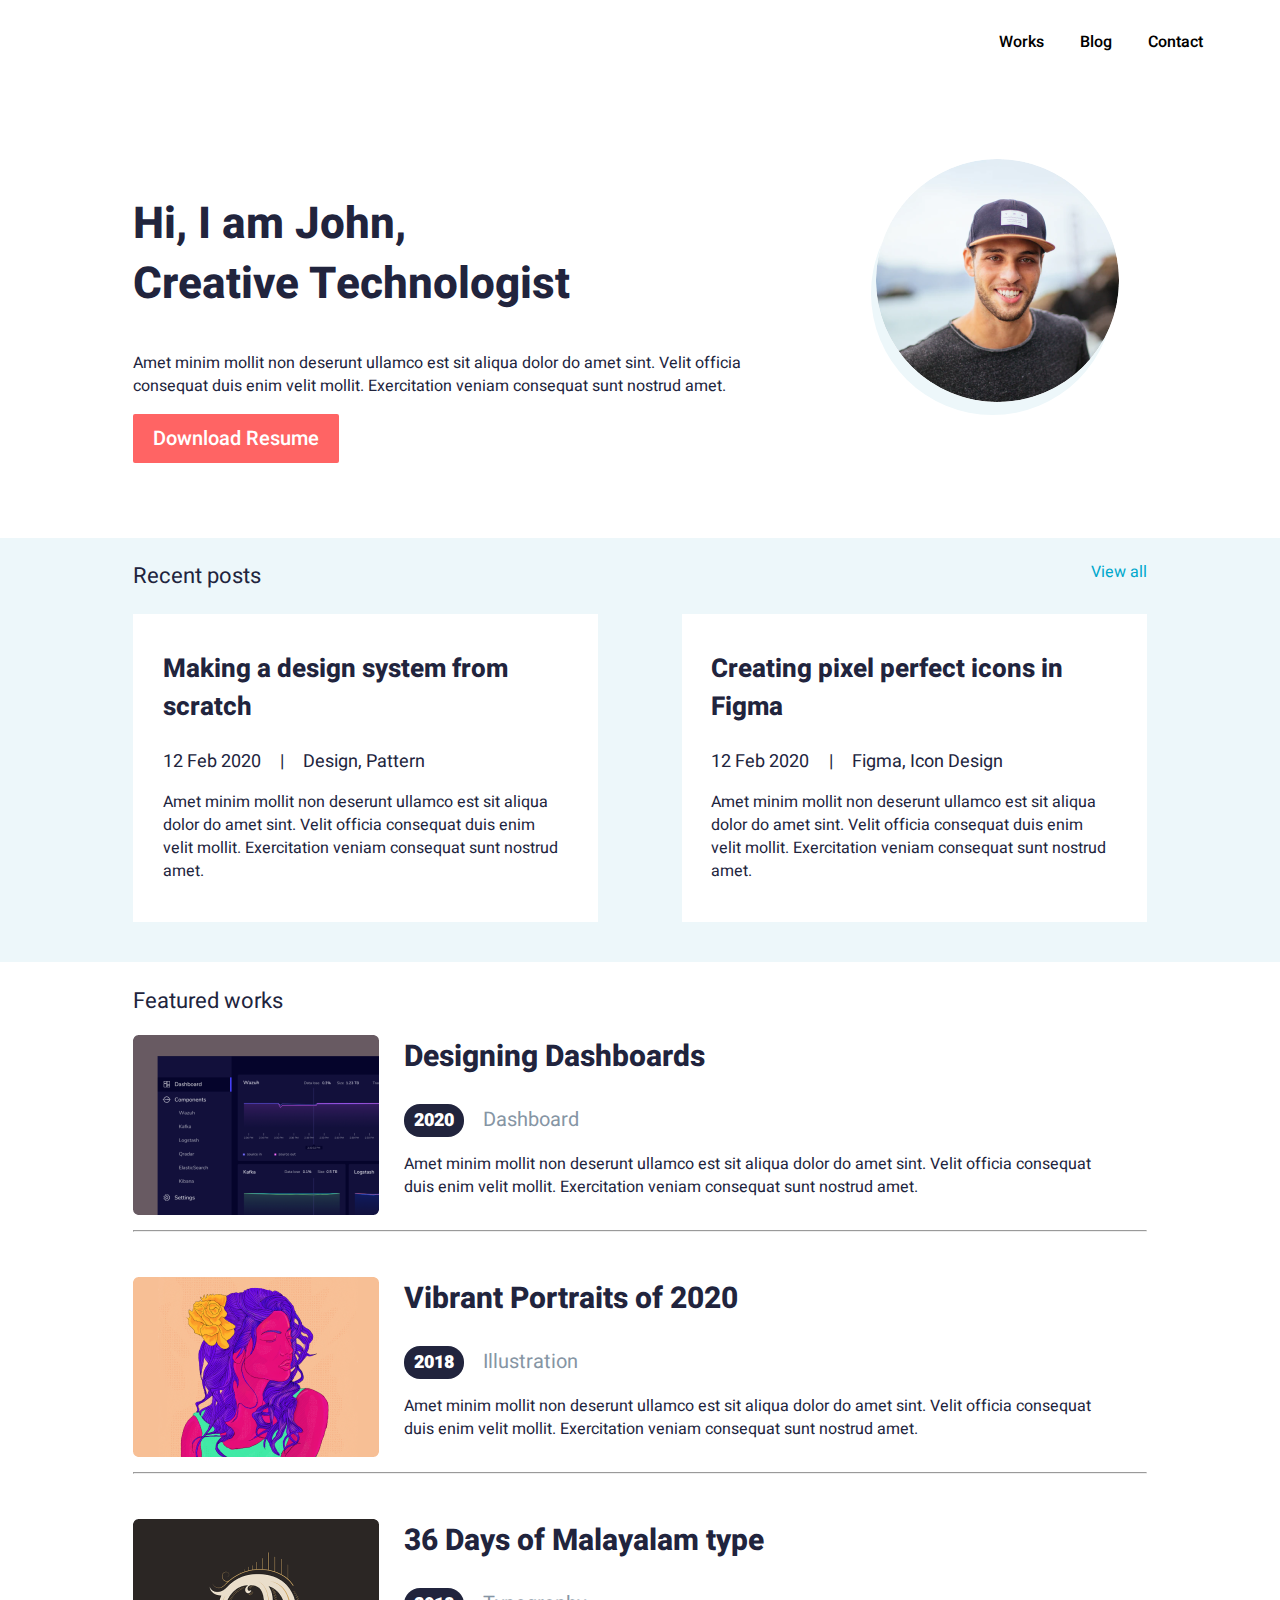
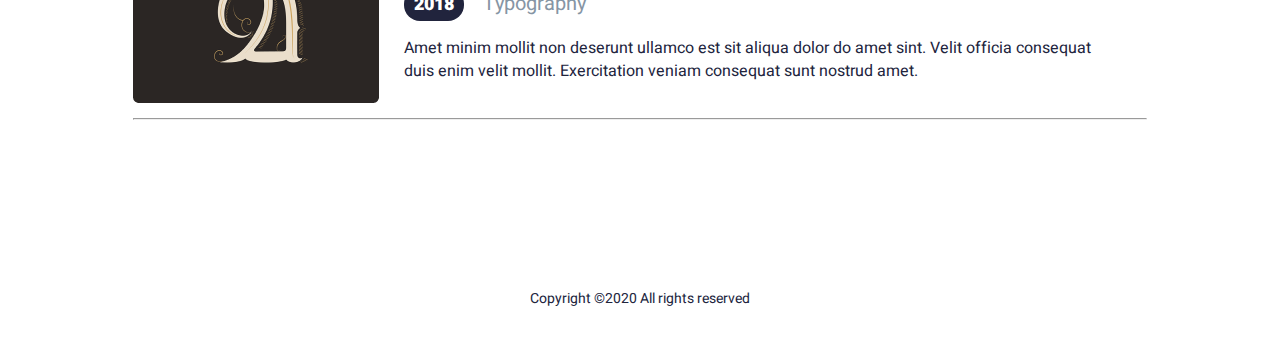
<file: index.html>
<!DOCTYPE html>
<html lang="en">
<head>
    <meta charset="UTF-8">
    <meta http-equiv="X-UA-Compatible" content="IE=edge">
    <meta name="viewport" content="width=device-width, initial-scale=1.0">
    <link rel="stylesheet" href="./fonts/stylesheet.css">
    <link rel="stylesheet" href="./css/main.css">
    <link rel="stylesheet" href="./css/devices.css">
    <link rel="stylesheet" href="https://cdnjs.cloudflare.com/ajax/libs/font-awesome/5.15.3/css/all.min.css" integrity="sha512-iBBXm8fW90+nuLcSKlbmrPcLa0OT92xO1BIsZ+ywDWZCvqsWgccV3gFoRBv0z+8dLJgyAHIhR35VZc2oM/gI1w==" crossorigin="anonymous" />
    <title>Home</title>
</head>
<body>
    <header class="header">
        <div class="container">
            <nav class="main-navigation">
                <ul class="main-navigation__items">
                    <li class="main-navigation__item"><a href="#">Works</a></li>
                    <li class="main-navigation__item"><a href="#">Blog</a></li>
                    <li class="main-navigation__item"><a href="#">Contact</a></li>
                </ul>
            </nav>
        </div>
    </header>

    <section id="main" class="main-section">
        <div class="container">
            <div class="main-section__items">
                <div class="main-section__text">
                    <h2 class="main-section__title">
                        Hi, I am John, <br> Creative Technologist
                    </h2>
                    <p class="main-section__description">Amet minim mollit non deserunt ullamco est sit aliqua dolor do amet sint. Velit officia consequat duis enim velit mollit. Exercitation veniam consequat sunt nostrud amet.</p>
                    <a href="#" class="main-section__button">Download Resume</a>
                </div>
                <div class="main-section__image">
                    <img src="./images/Ellipse 1.png" alt="My image">
                </div>
            </div>
        </div>
    </section>

    <section id="posts" class="posts-section">
        <div class="container">
            <div class="posts-section__items">
                <div class="posts-section__title">
                    <p>Recent posts</p>
                </div>
                <div class="posts-section__action">
                    <a href="#">View all</a>
                </div>
                <div class="posts-section__item">
                    <h2 class="posts-section__item_title">
                        Making a design system from scratch
                    </h2>
                    <p class="posts-section__item_subtitle">
                        <span>12 Feb 2020</span>
                        <span> | </span>
                        <span>Design, Pattern</span>
                    </p>
                    <p class="posts-section__item_description">Amet minim mollit non deserunt ullamco est sit aliqua dolor do amet sint. Velit officia consequat duis enim velit mollit. Exercitation veniam consequat sunt nostrud amet.</p>
                </div>
                <div class="posts-section__item">
                    <h2 class="posts-section__item_title">
                        Creating pixel perfect icons in Figma
                    </h2>
                    <p class="posts-section__item_subtitle">
                        <span>12 Feb 2020</span>
                        <span> | </span>
                        <span>Figma, Icon Design</span>
                    </p>
                    <p class="posts-section__item_description">Amet minim mollit non deserunt ullamco est sit aliqua dolor do amet sint. Velit officia consequat duis enim velit mollit. Exercitation veniam consequat sunt nostrud amet.</p>
                </div>
            </div>
        </div>
    </section>

    <section id="works" class="works-section">
        <div class="container">
            <h2 class="works-section__title">Featured works</h2>
            <div class="works-section__items">
                <div class="works-section__image">
                    <a href="#"><img src="./images/Rectangle 30.png" alt="image 1"></a>
                </div>
                <div class="works-section__text">
                    <h2 class="work-title">Designing Dashboards</h2>
                    <p class="work-subtitle">
                        <span>2020</span>
                        <span>Dashboard</span>
                    </p>
                    <p class="work-description">Amet minim mollit non deserunt ullamco est sit aliqua dolor do amet sint. Velit officia consequat duis enim velit mollit. Exercitation veniam consequat sunt nostrud amet.</p>
                </div>
            </div><hr>
            <div class="works-section__items in-mobiles-hidden">
                <div class="works-section__image">
                    <a href="#"><img src="./images/Rectangle 32.png" alt="image 2"></a>
                </div>
                <div class="works-section__text">
                    <h2 class="work-title">Vibrant Portraits of 2020</h2>
                    <p class="work-subtitle">
                        <span>2018</span>
                        <span>Illustration</span>
                    </p>
                    <p class="work-description">Amet minim mollit non deserunt ullamco est sit aliqua dolor do amet sint. Velit officia consequat duis enim velit mollit. Exercitation veniam consequat sunt nostrud amet.</p>
                </div>
            </div><hr class="in-mobiles-hidden">
            <div class="works-section__items in-mobiles-hidden">
                <div class="works-section__image">
                    <a href="#"><img src="./images/Rectangle 34.png" alt="image 3"></a>
                </div>
                <div class="works-section__text">
                    <h2 class="work-title">36 Days of Malayalam type</h2>
                    <p class="work-subtitle">
                        <span>2018</span>
                        <span>Typography</span>
                    </p>
                    <p class="work-description">Amet minim mollit non deserunt ullamco est sit aliqua dolor do amet sint. Velit officia consequat duis enim velit mollit. Exercitation veniam consequat sunt nostrud amet.</p>
                </div>
            </div><hr class="in-mobiles-hidden">
        </div>
    </section>

    <footer class="footer">
        <div class="footer__socials">
            <a href="#"><i class="fab fa-facebook"></i></a>
            <a href="#"><i class="fab fa-instagram"></i></a>
            <a href="#"><i class="fab fa-twitter"></i></a>
            <a href="#"><i class="fab fa-linkedin"></i></a>
        </div>
        <p class="footer__copyright">Copyright &COPY;2020 All rights reserved </p>
    </footer>
</body>
</html>
</file>
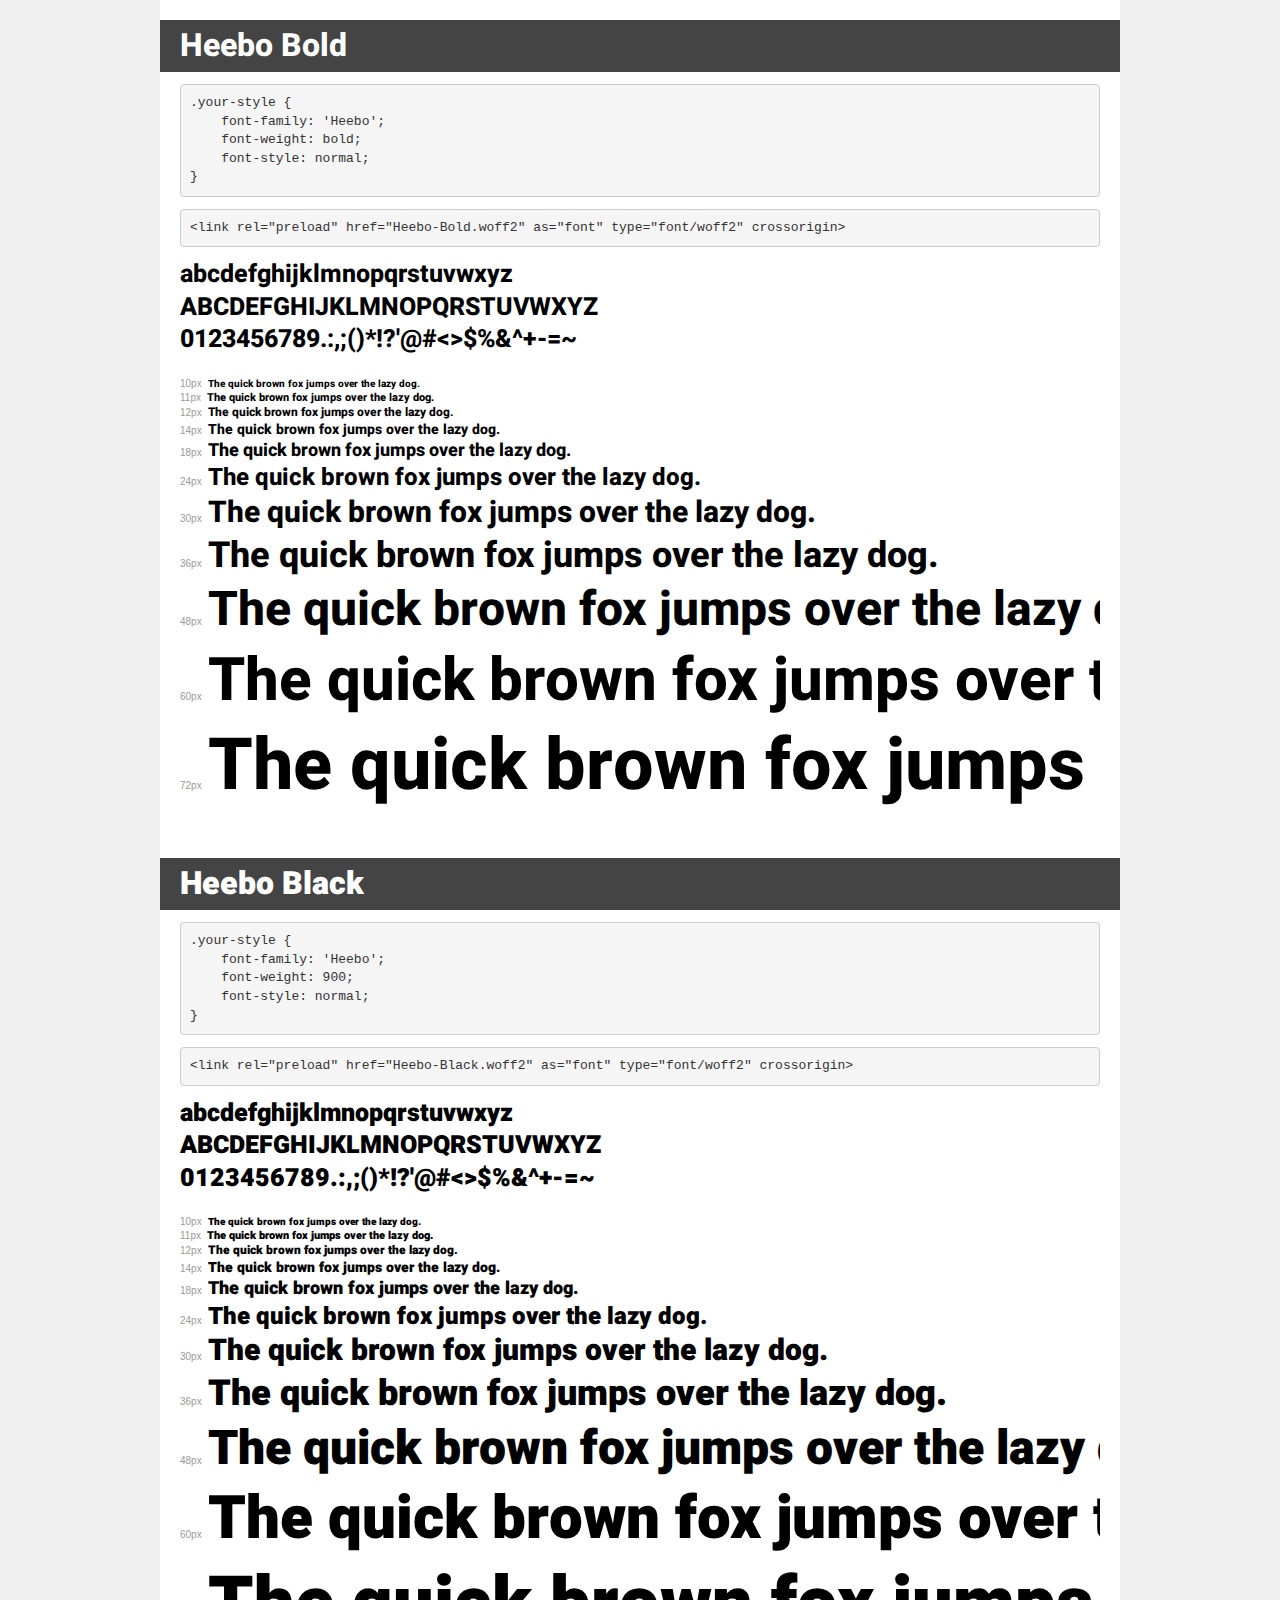
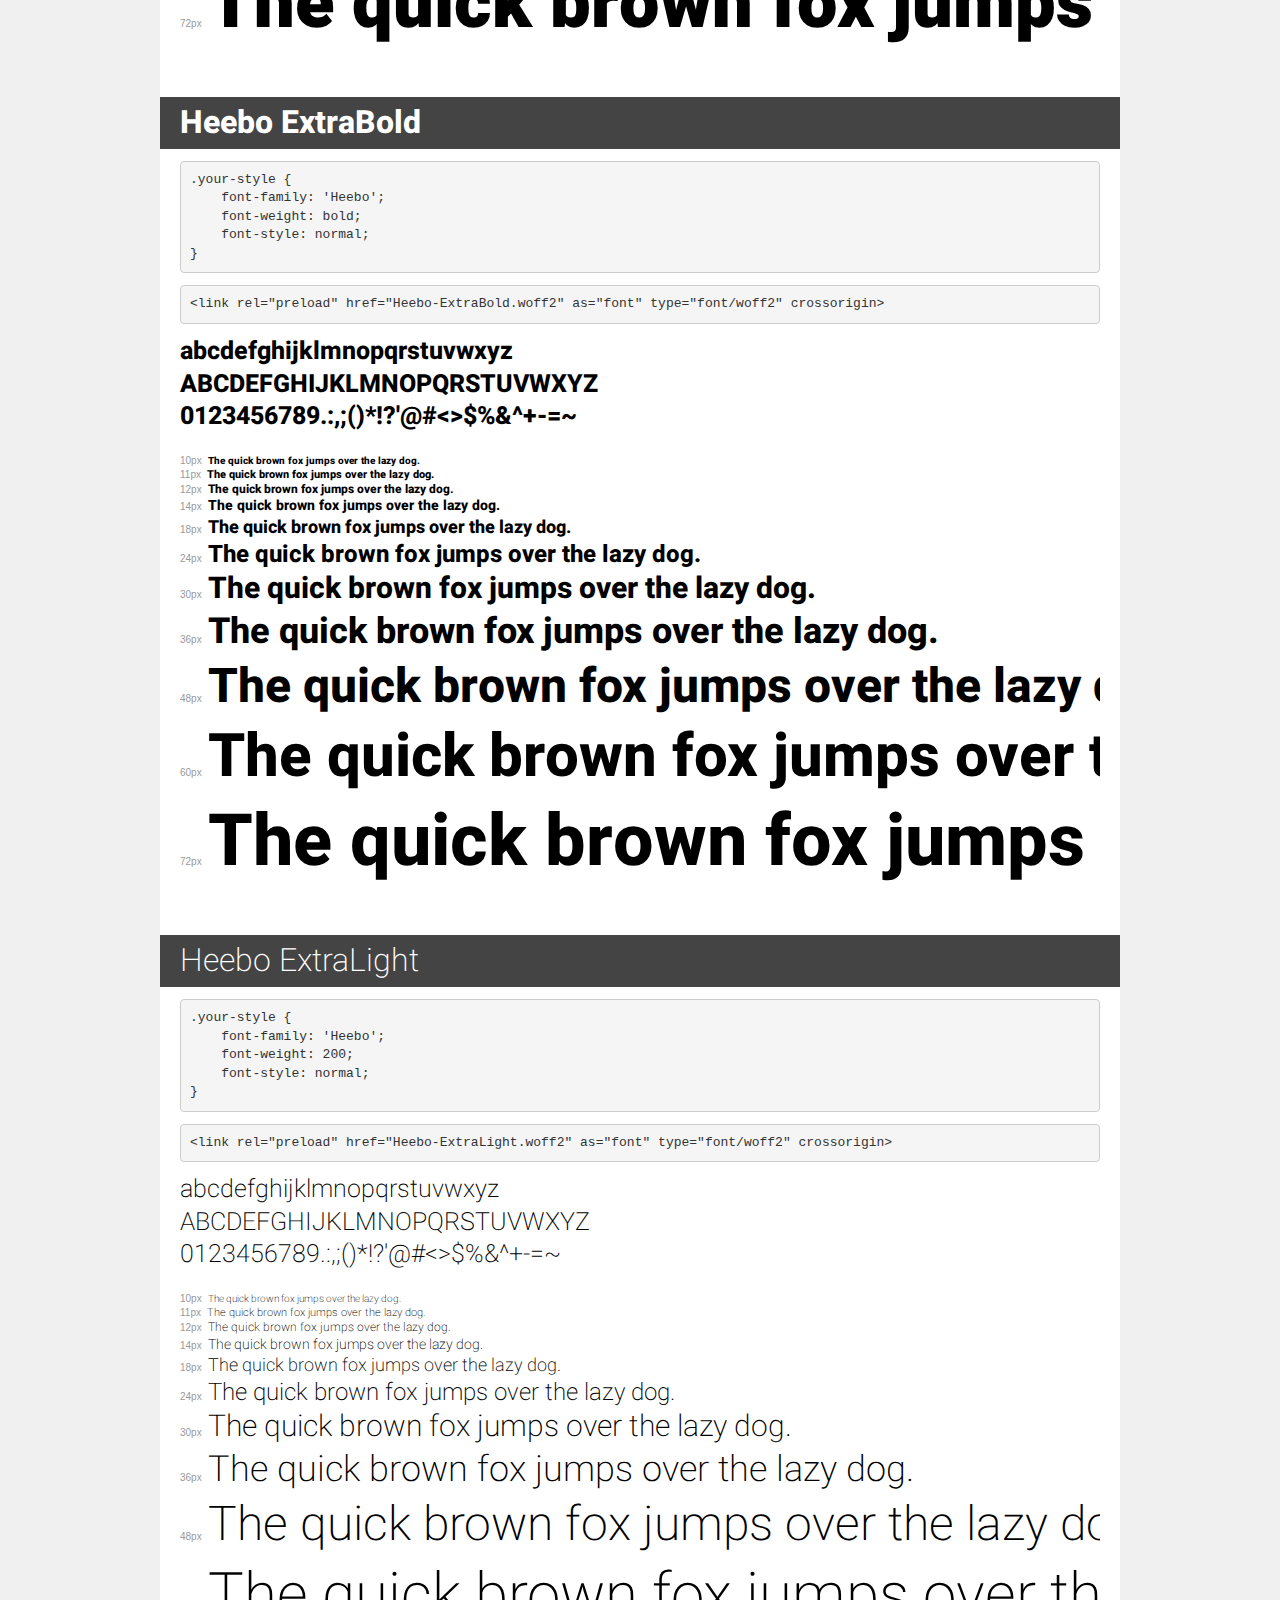
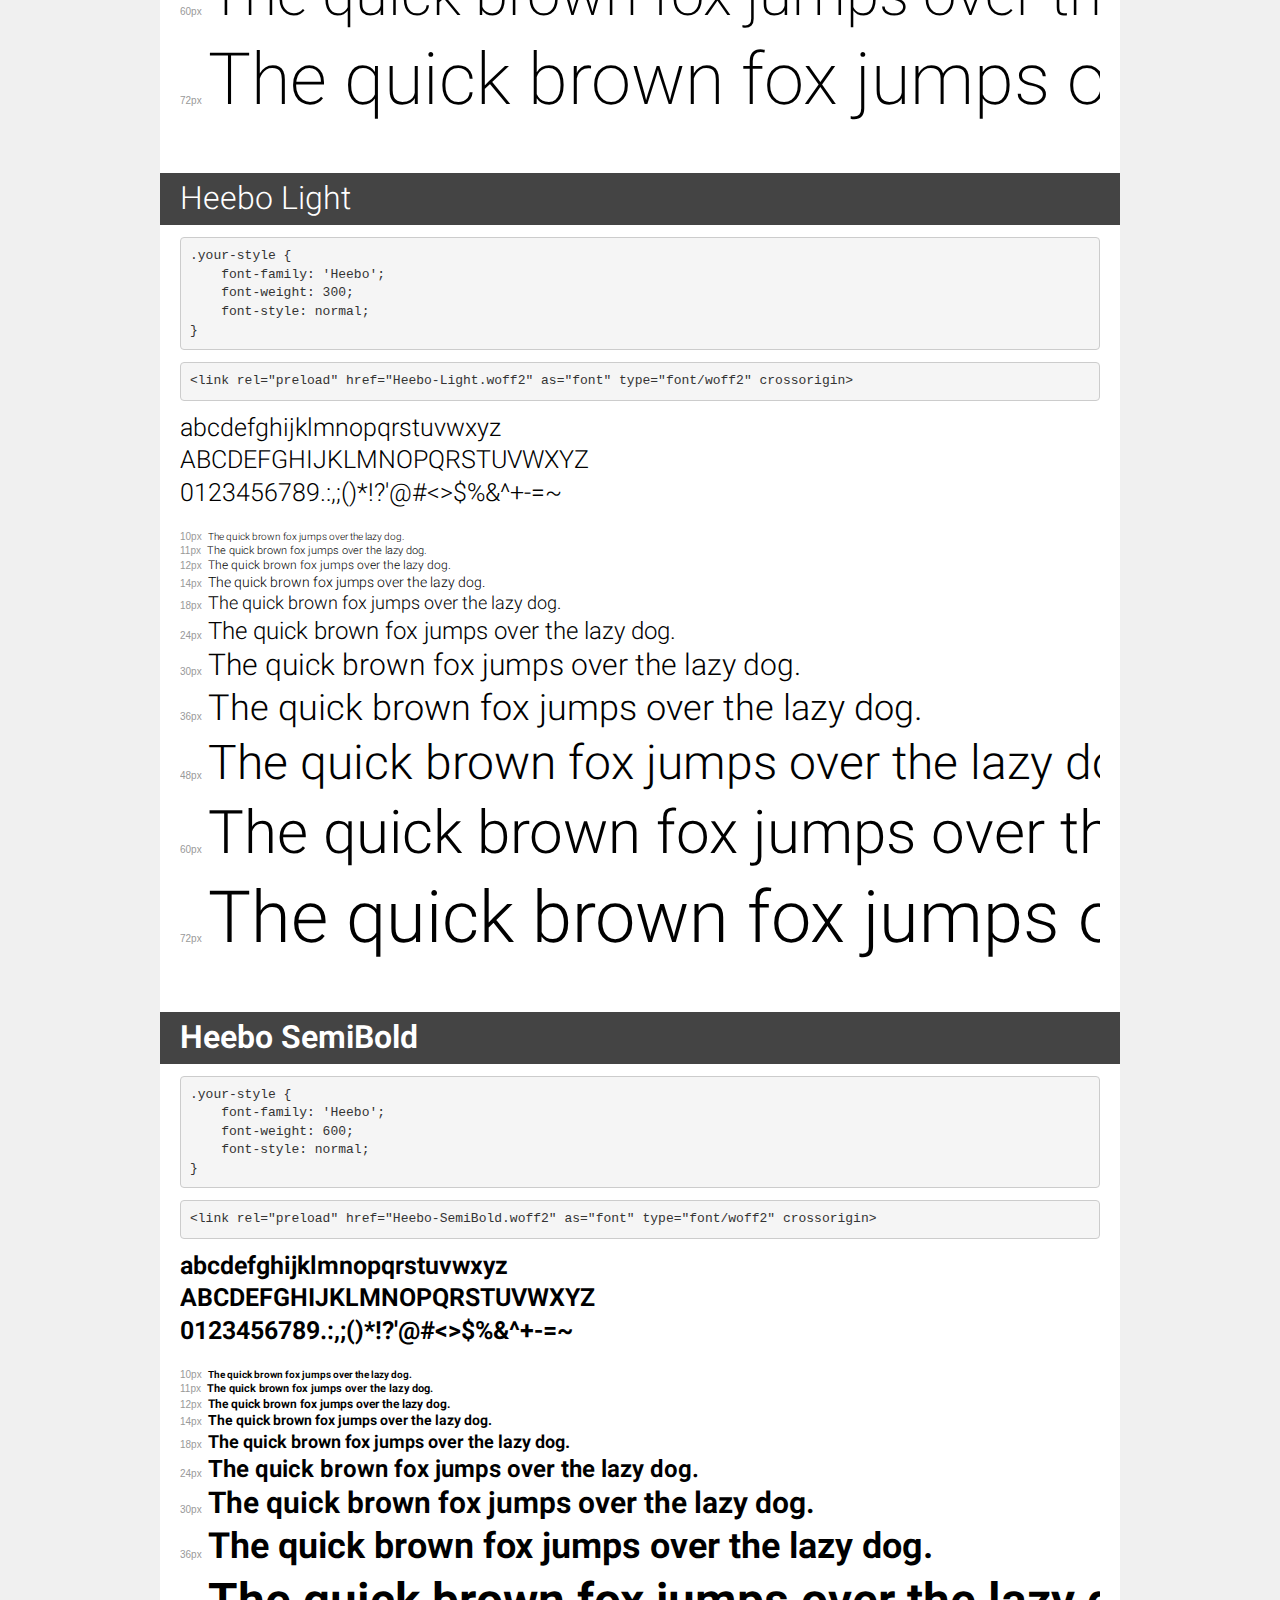
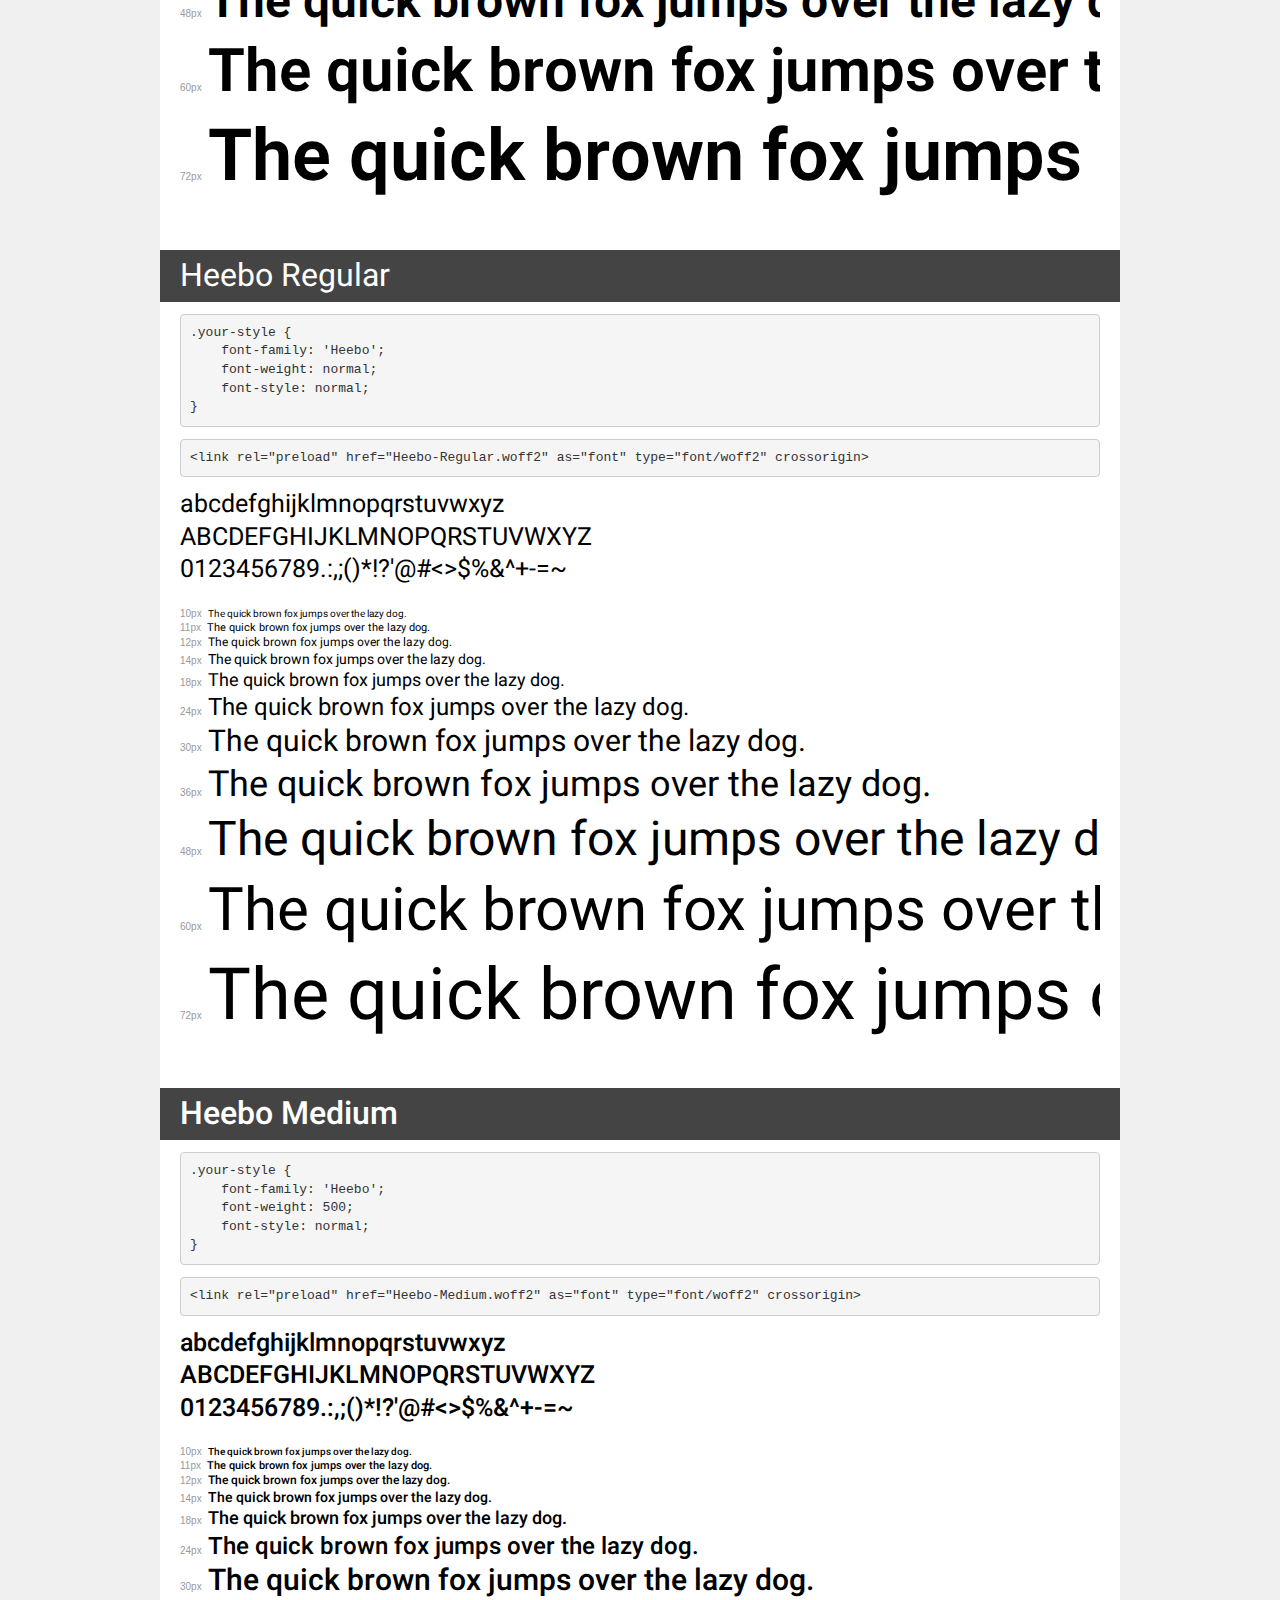
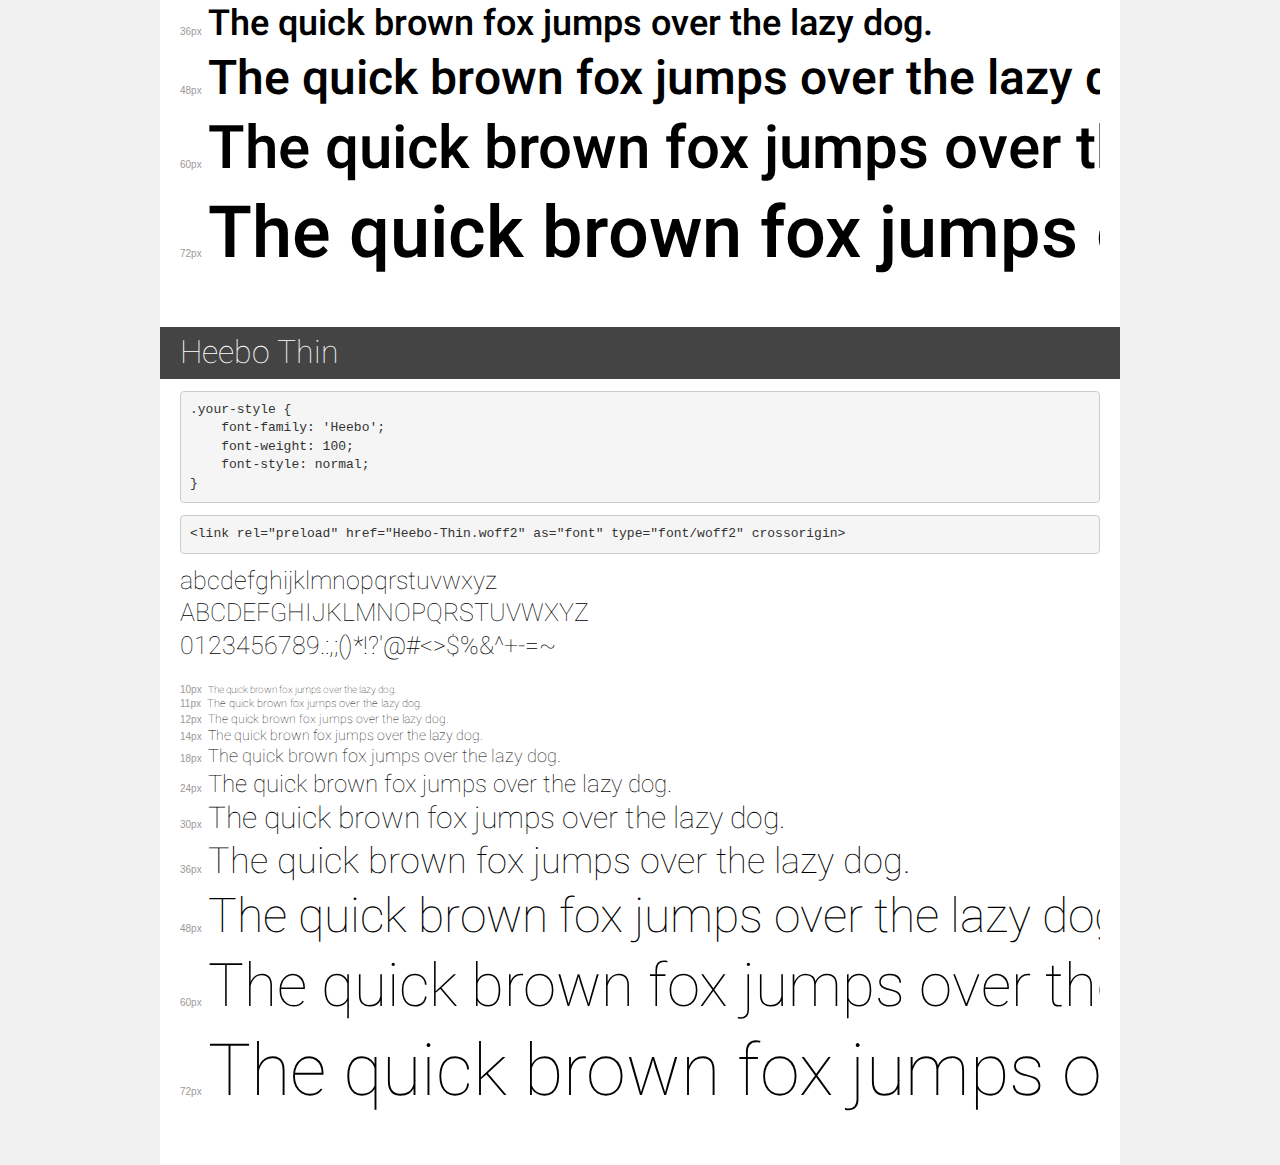
<file: fonts/demo.html>
<!DOCTYPE html>
<html lang="en">
<head>
    <meta charset="utf-8">
    <meta http-equiv="X-UA-Compatible" content="IE=edge">
    <meta name="viewport" content="width=device-width, initial-scale=1">
    <meta name="robots" content="noindex, noarchive">
    <meta name="format-detection" content="telephone=no">
    <title>Transfonter demo</title>
    <link href="stylesheet.css" rel="stylesheet">
    <style>
        /*
        http://meyerweb.com/eric/tools/css/reset/
        v2.0 | 20110126
        License: none (public domain)
        */
        html, body, div, span, applet, object, iframe,
        h1, h2, h3, h4, h5, h6, p, blockquote, pre,
        a, abbr, acronym, address, big, cite, code,
        del, dfn, em, img, ins, kbd, q, s, samp,
        small, strike, strong, sub, sup, tt, var,
        b, u, i, center,
        dl, dt, dd, ol, ul, li,
        fieldset, form, label, legend,
        table, caption, tbody, tfoot, thead, tr, th, td,
        article, aside, canvas, details, embed,
        figure, figcaption, footer, header, hgroup,
        menu, nav, output, ruby, section, summary,
        time, mark, audio, video {
            margin: 0;
            padding: 0;
            border: 0;
            font-size: 100%;
            font: inherit;
            vertical-align: baseline;
        }
        /* HTML5 display-role reset for older browsers */
        article, aside, details, figcaption, figure,
        footer, header, hgroup, menu, nav, section {
            display: block;
        }
        body {
            line-height: 1;
        }
        ol, ul {
            list-style: none;
        }
        blockquote, q {
            quotes: none;
        }
        blockquote:before, blockquote:after,
        q:before, q:after {
            content: '';
            content: none;
        }
        table {
            border-collapse: collapse;
            border-spacing: 0;
        }
        /* demo styles */
        body {
            background: #f0f0f0;
            color: #000;
        }
        .page {
            background: #fff;
            width: 920px;
            margin: 0 auto;
            padding: 20px 20px 0 20px;
            overflow: hidden;
        }
        .font-container {
            overflow-x: auto;
            overflow-y: hidden;
            margin-bottom: 40px;
            line-height: 1.3;
            white-space: nowrap;
            padding-bottom: 5px;
        }
        h1 {
            position: relative;
            background: #444;
            font-size: 32px;
            color: #fff;
            padding: 10px 20px;
            margin: 0 -20px 12px -20px;
        }
        .letters {
            font-size: 25px;
            margin-bottom: 20px;
        }
        .s10:before {
            content: '10px';
        }
        .s11:before {
            content: '11px';
        }
        .s12:before {
            content: '12px';
        }
        .s14:before {
            content: '14px';
        }
        .s18:before {
            content: '18px';
        }
        .s24:before {
            content: '24px';
        }
        .s30:before {
            content: '30px';
        }
        .s36:before {
            content: '36px';
        }
        .s48:before {
            content: '48px';
        }
        .s60:before {
            content: '60px';
        }
        .s72:before {
            content: '72px';
        }
        .s10:before, .s11:before, .s12:before, .s14:before,
        .s18:before, .s24:before, .s30:before, .s36:before,
        .s48:before, .s60:before, .s72:before {
            font-family: Arial, sans-serif;
            font-size: 10px;
            font-weight: normal;
            font-style: normal;
            color: #999;
            padding-right: 6px;
        }
        pre {
            display: block;
            padding: 9px;
            margin: 0 0 12px;
            font-family: Monaco, Menlo, Consolas, "Courier New", monospace;
            font-size: 13px;
            line-height: 1.428571429;
            color: #333;
            font-weight: normal;
            font-style: normal;
            background-color: #f5f5f5;
            border: 1px solid #ccc;
            overflow-x: auto;
            border-radius: 4px;
        }
        /* responsive */
        @media (max-width: 959px) {
            .page {
                width: auto;
                margin: 0;
            }
        }
    </style>
</head>
<body>
<div class="page">
    <div class="demo">
        <h1 style="font-family: 'Heebo'; font-weight: bold; font-style: normal;">Heebo Bold</h1>
        <pre title="Usage">.your-style {
    font-family: 'Heebo';
    font-weight: bold;
    font-style: normal;
}</pre>
        <pre title="Preload (optional)">
&lt;link rel=&quot;preload&quot; href=&quot;Heebo-Bold.woff2&quot; as=&quot;font&quot; type=&quot;font/woff2&quot; crossorigin&gt;</pre>
        <div class="font-container" style="font-family: 'Heebo'; font-weight: bold; font-style: normal;">
            <p class="letters">
                abcdefghijklmnopqrstuvwxyz<br>
ABCDEFGHIJKLMNOPQRSTUVWXYZ<br>
                0123456789.:,;()*!?'@#&lt;&gt;$%&^+-=~
            </p>
            <p class="s10" style="font-size: 10px;">The quick brown fox jumps over the lazy dog.</p>
            <p class="s11" style="font-size: 11px;">The quick brown fox jumps over the lazy dog.</p>
            <p class="s12" style="font-size: 12px;">The quick brown fox jumps over the lazy dog.</p>
            <p class="s14" style="font-size: 14px;">The quick brown fox jumps over the lazy dog.</p>
            <p class="s18" style="font-size: 18px;">The quick brown fox jumps over the lazy dog.</p>
            <p class="s24" style="font-size: 24px;">The quick brown fox jumps over the lazy dog.</p>
            <p class="s30" style="font-size: 30px;">The quick brown fox jumps over the lazy dog.</p>
            <p class="s36" style="font-size: 36px;">The quick brown fox jumps over the lazy dog.</p>
            <p class="s48" style="font-size: 48px;">The quick brown fox jumps over the lazy dog.</p>
            <p class="s60" style="font-size: 60px;">The quick brown fox jumps over the lazy dog.</p>
            <p class="s72" style="font-size: 72px;">The quick brown fox jumps over the lazy dog.</p>
        </div>
    </div>

    <div class="demo">
        <h1 style="font-family: 'Heebo'; font-weight: 900; font-style: normal;">Heebo Black</h1>
        <pre title="Usage">.your-style {
    font-family: 'Heebo';
    font-weight: 900;
    font-style: normal;
}</pre>
        <pre title="Preload (optional)">
&lt;link rel=&quot;preload&quot; href=&quot;Heebo-Black.woff2&quot; as=&quot;font&quot; type=&quot;font/woff2&quot; crossorigin&gt;</pre>
        <div class="font-container" style="font-family: 'Heebo'; font-weight: 900; font-style: normal;">
            <p class="letters">
                abcdefghijklmnopqrstuvwxyz<br>
ABCDEFGHIJKLMNOPQRSTUVWXYZ<br>
                0123456789.:,;()*!?'@#&lt;&gt;$%&^+-=~
            </p>
            <p class="s10" style="font-size: 10px;">The quick brown fox jumps over the lazy dog.</p>
            <p class="s11" style="font-size: 11px;">The quick brown fox jumps over the lazy dog.</p>
            <p class="s12" style="font-size: 12px;">The quick brown fox jumps over the lazy dog.</p>
            <p class="s14" style="font-size: 14px;">The quick brown fox jumps over the lazy dog.</p>
            <p class="s18" style="font-size: 18px;">The quick brown fox jumps over the lazy dog.</p>
            <p class="s24" style="font-size: 24px;">The quick brown fox jumps over the lazy dog.</p>
            <p class="s30" style="font-size: 30px;">The quick brown fox jumps over the lazy dog.</p>
            <p class="s36" style="font-size: 36px;">The quick brown fox jumps over the lazy dog.</p>
            <p class="s48" style="font-size: 48px;">The quick brown fox jumps over the lazy dog.</p>
            <p class="s60" style="font-size: 60px;">The quick brown fox jumps over the lazy dog.</p>
            <p class="s72" style="font-size: 72px;">The quick brown fox jumps over the lazy dog.</p>
        </div>
    </div>

    <div class="demo">
        <h1 style="font-family: 'Heebo'; font-weight: bold; font-style: normal;">Heebo ExtraBold</h1>
        <pre title="Usage">.your-style {
    font-family: 'Heebo';
    font-weight: bold;
    font-style: normal;
}</pre>
        <pre title="Preload (optional)">
&lt;link rel=&quot;preload&quot; href=&quot;Heebo-ExtraBold.woff2&quot; as=&quot;font&quot; type=&quot;font/woff2&quot; crossorigin&gt;</pre>
        <div class="font-container" style="font-family: 'Heebo'; font-weight: bold; font-style: normal;">
            <p class="letters">
                abcdefghijklmnopqrstuvwxyz<br>
ABCDEFGHIJKLMNOPQRSTUVWXYZ<br>
                0123456789.:,;()*!?'@#&lt;&gt;$%&^+-=~
            </p>
            <p class="s10" style="font-size: 10px;">The quick brown fox jumps over the lazy dog.</p>
            <p class="s11" style="font-size: 11px;">The quick brown fox jumps over the lazy dog.</p>
            <p class="s12" style="font-size: 12px;">The quick brown fox jumps over the lazy dog.</p>
            <p class="s14" style="font-size: 14px;">The quick brown fox jumps over the lazy dog.</p>
            <p class="s18" style="font-size: 18px;">The quick brown fox jumps over the lazy dog.</p>
            <p class="s24" style="font-size: 24px;">The quick brown fox jumps over the lazy dog.</p>
            <p class="s30" style="font-size: 30px;">The quick brown fox jumps over the lazy dog.</p>
            <p class="s36" style="font-size: 36px;">The quick brown fox jumps over the lazy dog.</p>
            <p class="s48" style="font-size: 48px;">The quick brown fox jumps over the lazy dog.</p>
            <p class="s60" style="font-size: 60px;">The quick brown fox jumps over the lazy dog.</p>
            <p class="s72" style="font-size: 72px;">The quick brown fox jumps over the lazy dog.</p>
        </div>
    </div>

    <div class="demo">
        <h1 style="font-family: 'Heebo'; font-weight: 200; font-style: normal;">Heebo ExtraLight</h1>
        <pre title="Usage">.your-style {
    font-family: 'Heebo';
    font-weight: 200;
    font-style: normal;
}</pre>
        <pre title="Preload (optional)">
&lt;link rel=&quot;preload&quot; href=&quot;Heebo-ExtraLight.woff2&quot; as=&quot;font&quot; type=&quot;font/woff2&quot; crossorigin&gt;</pre>
        <div class="font-container" style="font-family: 'Heebo'; font-weight: 200; font-style: normal;">
            <p class="letters">
                abcdefghijklmnopqrstuvwxyz<br>
ABCDEFGHIJKLMNOPQRSTUVWXYZ<br>
                0123456789.:,;()*!?'@#&lt;&gt;$%&^+-=~
            </p>
            <p class="s10" style="font-size: 10px;">The quick brown fox jumps over the lazy dog.</p>
            <p class="s11" style="font-size: 11px;">The quick brown fox jumps over the lazy dog.</p>
            <p class="s12" style="font-size: 12px;">The quick brown fox jumps over the lazy dog.</p>
            <p class="s14" style="font-size: 14px;">The quick brown fox jumps over the lazy dog.</p>
            <p class="s18" style="font-size: 18px;">The quick brown fox jumps over the lazy dog.</p>
            <p class="s24" style="font-size: 24px;">The quick brown fox jumps over the lazy dog.</p>
            <p class="s30" style="font-size: 30px;">The quick brown fox jumps over the lazy dog.</p>
            <p class="s36" style="font-size: 36px;">The quick brown fox jumps over the lazy dog.</p>
            <p class="s48" style="font-size: 48px;">The quick brown fox jumps over the lazy dog.</p>
            <p class="s60" style="font-size: 60px;">The quick brown fox jumps over the lazy dog.</p>
            <p class="s72" style="font-size: 72px;">The quick brown fox jumps over the lazy dog.</p>
        </div>
    </div>

    <div class="demo">
        <h1 style="font-family: 'Heebo'; font-weight: 300; font-style: normal;">Heebo Light</h1>
        <pre title="Usage">.your-style {
    font-family: 'Heebo';
    font-weight: 300;
    font-style: normal;
}</pre>
        <pre title="Preload (optional)">
&lt;link rel=&quot;preload&quot; href=&quot;Heebo-Light.woff2&quot; as=&quot;font&quot; type=&quot;font/woff2&quot; crossorigin&gt;</pre>
        <div class="font-container" style="font-family: 'Heebo'; font-weight: 300; font-style: normal;">
            <p class="letters">
                abcdefghijklmnopqrstuvwxyz<br>
ABCDEFGHIJKLMNOPQRSTUVWXYZ<br>
                0123456789.:,;()*!?'@#&lt;&gt;$%&^+-=~
            </p>
            <p class="s10" style="font-size: 10px;">The quick brown fox jumps over the lazy dog.</p>
            <p class="s11" style="font-size: 11px;">The quick brown fox jumps over the lazy dog.</p>
            <p class="s12" style="font-size: 12px;">The quick brown fox jumps over the lazy dog.</p>
            <p class="s14" style="font-size: 14px;">The quick brown fox jumps over the lazy dog.</p>
            <p class="s18" style="font-size: 18px;">The quick brown fox jumps over the lazy dog.</p>
            <p class="s24" style="font-size: 24px;">The quick brown fox jumps over the lazy dog.</p>
            <p class="s30" style="font-size: 30px;">The quick brown fox jumps over the lazy dog.</p>
            <p class="s36" style="font-size: 36px;">The quick brown fox jumps over the lazy dog.</p>
            <p class="s48" style="font-size: 48px;">The quick brown fox jumps over the lazy dog.</p>
            <p class="s60" style="font-size: 60px;">The quick brown fox jumps over the lazy dog.</p>
            <p class="s72" style="font-size: 72px;">The quick brown fox jumps over the lazy dog.</p>
        </div>
    </div>

    <div class="demo">
        <h1 style="font-family: 'Heebo'; font-weight: 600; font-style: normal;">Heebo SemiBold</h1>
        <pre title="Usage">.your-style {
    font-family: 'Heebo';
    font-weight: 600;
    font-style: normal;
}</pre>
        <pre title="Preload (optional)">
&lt;link rel=&quot;preload&quot; href=&quot;Heebo-SemiBold.woff2&quot; as=&quot;font&quot; type=&quot;font/woff2&quot; crossorigin&gt;</pre>
        <div class="font-container" style="font-family: 'Heebo'; font-weight: 600; font-style: normal;">
            <p class="letters">
                abcdefghijklmnopqrstuvwxyz<br>
ABCDEFGHIJKLMNOPQRSTUVWXYZ<br>
                0123456789.:,;()*!?'@#&lt;&gt;$%&^+-=~
            </p>
            <p class="s10" style="font-size: 10px;">The quick brown fox jumps over the lazy dog.</p>
            <p class="s11" style="font-size: 11px;">The quick brown fox jumps over the lazy dog.</p>
            <p class="s12" style="font-size: 12px;">The quick brown fox jumps over the lazy dog.</p>
            <p class="s14" style="font-size: 14px;">The quick brown fox jumps over the lazy dog.</p>
            <p class="s18" style="font-size: 18px;">The quick brown fox jumps over the lazy dog.</p>
            <p class="s24" style="font-size: 24px;">The quick brown fox jumps over the lazy dog.</p>
            <p class="s30" style="font-size: 30px;">The quick brown fox jumps over the lazy dog.</p>
            <p class="s36" style="font-size: 36px;">The quick brown fox jumps over the lazy dog.</p>
            <p class="s48" style="font-size: 48px;">The quick brown fox jumps over the lazy dog.</p>
            <p class="s60" style="font-size: 60px;">The quick brown fox jumps over the lazy dog.</p>
            <p class="s72" style="font-size: 72px;">The quick brown fox jumps over the lazy dog.</p>
        </div>
    </div>

    <div class="demo">
        <h1 style="font-family: 'Heebo'; font-weight: normal; font-style: normal;">Heebo Regular</h1>
        <pre title="Usage">.your-style {
    font-family: 'Heebo';
    font-weight: normal;
    font-style: normal;
}</pre>
        <pre title="Preload (optional)">
&lt;link rel=&quot;preload&quot; href=&quot;Heebo-Regular.woff2&quot; as=&quot;font&quot; type=&quot;font/woff2&quot; crossorigin&gt;</pre>
        <div class="font-container" style="font-family: 'Heebo'; font-weight: normal; font-style: normal;">
            <p class="letters">
                abcdefghijklmnopqrstuvwxyz<br>
ABCDEFGHIJKLMNOPQRSTUVWXYZ<br>
                0123456789.:,;()*!?'@#&lt;&gt;$%&^+-=~
            </p>
            <p class="s10" style="font-size: 10px;">The quick brown fox jumps over the lazy dog.</p>
            <p class="s11" style="font-size: 11px;">The quick brown fox jumps over the lazy dog.</p>
            <p class="s12" style="font-size: 12px;">The quick brown fox jumps over the lazy dog.</p>
            <p class="s14" style="font-size: 14px;">The quick brown fox jumps over the lazy dog.</p>
            <p class="s18" style="font-size: 18px;">The quick brown fox jumps over the lazy dog.</p>
            <p class="s24" style="font-size: 24px;">The quick brown fox jumps over the lazy dog.</p>
            <p class="s30" style="font-size: 30px;">The quick brown fox jumps over the lazy dog.</p>
            <p class="s36" style="font-size: 36px;">The quick brown fox jumps over the lazy dog.</p>
            <p class="s48" style="font-size: 48px;">The quick brown fox jumps over the lazy dog.</p>
            <p class="s60" style="font-size: 60px;">The quick brown fox jumps over the lazy dog.</p>
            <p class="s72" style="font-size: 72px;">The quick brown fox jumps over the lazy dog.</p>
        </div>
    </div>

    <div class="demo">
        <h1 style="font-family: 'Heebo'; font-weight: 500; font-style: normal;">Heebo Medium</h1>
        <pre title="Usage">.your-style {
    font-family: 'Heebo';
    font-weight: 500;
    font-style: normal;
}</pre>
        <pre title="Preload (optional)">
&lt;link rel=&quot;preload&quot; href=&quot;Heebo-Medium.woff2&quot; as=&quot;font&quot; type=&quot;font/woff2&quot; crossorigin&gt;</pre>
        <div class="font-container" style="font-family: 'Heebo'; font-weight: 500; font-style: normal;">
            <p class="letters">
                abcdefghijklmnopqrstuvwxyz<br>
ABCDEFGHIJKLMNOPQRSTUVWXYZ<br>
                0123456789.:,;()*!?'@#&lt;&gt;$%&^+-=~
            </p>
            <p class="s10" style="font-size: 10px;">The quick brown fox jumps over the lazy dog.</p>
            <p class="s11" style="font-size: 11px;">The quick brown fox jumps over the lazy dog.</p>
            <p class="s12" style="font-size: 12px;">The quick brown fox jumps over the lazy dog.</p>
            <p class="s14" style="font-size: 14px;">The quick brown fox jumps over the lazy dog.</p>
            <p class="s18" style="font-size: 18px;">The quick brown fox jumps over the lazy dog.</p>
            <p class="s24" style="font-size: 24px;">The quick brown fox jumps over the lazy dog.</p>
            <p class="s30" style="font-size: 30px;">The quick brown fox jumps over the lazy dog.</p>
            <p class="s36" style="font-size: 36px;">The quick brown fox jumps over the lazy dog.</p>
            <p class="s48" style="font-size: 48px;">The quick brown fox jumps over the lazy dog.</p>
            <p class="s60" style="font-size: 60px;">The quick brown fox jumps over the lazy dog.</p>
            <p class="s72" style="font-size: 72px;">The quick brown fox jumps over the lazy dog.</p>
        </div>
    </div>

    <div class="demo">
        <h1 style="font-family: 'Heebo'; font-weight: 100; font-style: normal;">Heebo Thin</h1>
        <pre title="Usage">.your-style {
    font-family: 'Heebo';
    font-weight: 100;
    font-style: normal;
}</pre>
        <pre title="Preload (optional)">
&lt;link rel=&quot;preload&quot; href=&quot;Heebo-Thin.woff2&quot; as=&quot;font&quot; type=&quot;font/woff2&quot; crossorigin&gt;</pre>
        <div class="font-container" style="font-family: 'Heebo'; font-weight: 100; font-style: normal;">
            <p class="letters">
                abcdefghijklmnopqrstuvwxyz<br>
ABCDEFGHIJKLMNOPQRSTUVWXYZ<br>
                0123456789.:,;()*!?'@#&lt;&gt;$%&^+-=~
            </p>
            <p class="s10" style="font-size: 10px;">The quick brown fox jumps over the lazy dog.</p>
            <p class="s11" style="font-size: 11px;">The quick brown fox jumps over the lazy dog.</p>
            <p class="s12" style="font-size: 12px;">The quick brown fox jumps over the lazy dog.</p>
            <p class="s14" style="font-size: 14px;">The quick brown fox jumps over the lazy dog.</p>
            <p class="s18" style="font-size: 18px;">The quick brown fox jumps over the lazy dog.</p>
            <p class="s24" style="font-size: 24px;">The quick brown fox jumps over the lazy dog.</p>
            <p class="s30" style="font-size: 30px;">The quick brown fox jumps over the lazy dog.</p>
            <p class="s36" style="font-size: 36px;">The quick brown fox jumps over the lazy dog.</p>
            <p class="s48" style="font-size: 48px;">The quick brown fox jumps over the lazy dog.</p>
            <p class="s60" style="font-size: 60px;">The quick brown fox jumps over the lazy dog.</p>
            <p class="s72" style="font-size: 72px;">The quick brown fox jumps over the lazy dog.</p>
        </div>
    </div>

</div>
</body>
</html>
</file>
<file: fonts/stylesheet.css>
@font-face {
    font-family: 'Heebo';
    src: url('Heebo-Bold.eot');
    src: url('Heebo-Bold.eot?#iefix') format('embedded-opentype'),
        url('Heebo-Bold.woff2') format('woff2'),
        url('Heebo-Bold.woff') format('woff'),
        url('Heebo-Bold.ttf') format('truetype');
    font-weight: bold;
    font-style: normal;
    font-display: swap;
}

@font-face {
    font-family: 'Heebo';
    src: url('Heebo-Black.eot');
    src: url('Heebo-Black.eot?#iefix') format('embedded-opentype'),
        url('Heebo-Black.woff2') format('woff2'),
        url('Heebo-Black.woff') format('woff'),
        url('Heebo-Black.ttf') format('truetype');
    font-weight: 900;
    font-style: normal;
    font-display: swap;
}

@font-face {
    font-family: 'Heebo';
    src: url('Heebo-ExtraBold.eot');
    src: url('Heebo-ExtraBold.eot?#iefix') format('embedded-opentype'),
        url('Heebo-ExtraBold.woff2') format('woff2'),
        url('Heebo-ExtraBold.woff') format('woff'),
        url('Heebo-ExtraBold.ttf') format('truetype');
    font-weight: bold;
    font-style: normal;
    font-display: swap;
}

@font-face {
    font-family: 'Heebo';
    src: url('Heebo-ExtraLight.eot');
    src: url('Heebo-ExtraLight.eot?#iefix') format('embedded-opentype'),
        url('Heebo-ExtraLight.woff2') format('woff2'),
        url('Heebo-ExtraLight.woff') format('woff'),
        url('Heebo-ExtraLight.ttf') format('truetype');
    font-weight: 200;
    font-style: normal;
    font-display: swap;
}

@font-face {
    font-family: 'Heebo';
    src: url('Heebo-Light.eot');
    src: url('Heebo-Light.eot?#iefix') format('embedded-opentype'),
        url('Heebo-Light.woff2') format('woff2'),
        url('Heebo-Light.woff') format('woff'),
        url('Heebo-Light.ttf') format('truetype');
    font-weight: 300;
    font-style: normal;
    font-display: swap;
}

@font-face {
    font-family: 'Heebo';
    src: url('Heebo-SemiBold.eot');
    src: url('Heebo-SemiBold.eot?#iefix') format('embedded-opentype'),
        url('Heebo-SemiBold.woff2') format('woff2'),
        url('Heebo-SemiBold.woff') format('woff'),
        url('Heebo-SemiBold.ttf') format('truetype');
    font-weight: 600;
    font-style: normal;
    font-display: swap;
}

@font-face {
    font-family: 'Heebo';
    src: url('Heebo-Regular.eot');
    src: url('Heebo-Regular.eot?#iefix') format('embedded-opentype'),
        url('Heebo-Regular.woff2') format('woff2'),
        url('Heebo-Regular.woff') format('woff'),
        url('Heebo-Regular.ttf') format('truetype');
    font-weight: normal;
    font-style: normal;
    font-display: swap;
}

@font-face {
    font-family: 'Heebo';
    src: url('Heebo-Medium.eot');
    src: url('Heebo-Medium.eot?#iefix') format('embedded-opentype'),
        url('Heebo-Medium.woff2') format('woff2'),
        url('Heebo-Medium.woff') format('woff'),
        url('Heebo-Medium.ttf') format('truetype');
    font-weight: 500;
    font-style: normal;
    font-display: swap;
}

@font-face {
    font-family: 'Heebo';
    src: url('Heebo-Thin.eot');
    src: url('Heebo-Thin.eot?#iefix') format('embedded-opentype'),
        url('Heebo-Thin.woff2') format('woff2'),
        url('Heebo-Thin.woff') format('woff'),
        url('Heebo-Thin.ttf') format('truetype');
    font-weight: 100;
    font-style: normal;
    font-display: swap;
}
</file>
<file: css/main.css>
/* Core */
html {
    scroll-behavior: smooth;
}

body {
    font-family: Heebo, sans-serif;
    margin: 0;
}

.container {
    width: 88%;
    margin: 0 auto;
}

/* Header */
.header {
    text-align: right;
    margin-top: 1.87rem;
    margin-bottom: 1.87rem;
}

.main-navigation__items {
    list-style: none;
}

.main-navigation__item {
    display: inline-block;
    padding-left: 2rem;
}

.main-navigation__item a {
    text-decoration: none;
    font-weight: 500;
    color: black;
}

.main-navigation__item a:hover {
    color: #00A8CC;
}

/* Main */
.main-section__items {
    display: flex;
    padding: 4.68rem 5%;
}

.main-section__text {
    flex-basis: 70%;
    padding-right: 3.44rem;
}

.main-section__image {
    flex-basis: 30%;
    padding-left: 3.44rem;
}

.main-section__image img {
    border-radius: 50%;
    box-shadow: -5px 13px #EDF7FA;
}

.main-section__title {
    color: #21243D;
    font-size: 2.75rem;
    font-weight: 700;
    line-height: 3.75rem;
}

.main-section__description {
    color: #21243D;
    font-size: 1rem;
    line-height: 1.44rem;
    font-weight: 400;
}

.main-section__button {
    display: inline-block;
    background-color: #FF6464;
    border-radius: 2px;
    padding: 10px 1.25rem;
    color: white;
    font-size: 1.25rem;
    font-weight: 500;
    text-decoration: none;
}

/* Posts */
.posts-section {
    background-color: #EDF7FA;
}

.posts-section__items {
    display: flex;
    flex-flow: row wrap;
    padding: 0 5% 2.5rem 5%;
    justify-content: space-between;
}

.posts-section__title,
.posts-section__action {
    flex-basis: 50%;
}

.posts-section__action {
    text-align: right;
    margin-top: 1.37rem;
}

.posts-section__action a {
    color: #00A8CC;
    text-decoration: none;
    font-size: 1rem;
    font-weight: 400;
}

.posts-section__action a:hover {
    color: #21243D;
}

.posts-section__title p {
    color: #21243D;
    font-size: 1.37rem;
    font-weight: 400;
}

.posts-section__item {
    flex-basis: 40%;
    background-color: white;
    padding: 0.94rem 1.87rem;
}

.posts-section__item_title {
    color: #21243D;
    font-weight: 700;
    font-size: 1.63rem;
}

.posts-section__item_subtitle span {
    color: #21243D;
    font-weight: 400;
    font-size: 1.125rem;
    display: inline-block;
    margin-right: 0.94rem;
}

.posts-section__item_description {
    color: #21243D;
    font-size: 1rem;
    line-height: 1.44rem;
    font-weight: 400;
    margin-bottom: 1.5rem;
}

/* Works */
.works-section {
    padding: 5px 5% 2.5rem 5%;
}

.works-section__title {
    color: #21243D;
    font-weight: 400;
    font-size: 1.37rem;
}

.works-section__items {
    display: flex;
}

.works-section__text {
    padding: 0 1.56rem;
}

.work-title {
    color: #21243D;
    font-size: 1.87rem;
    font-weight: 700;
    margin-top: 0;
}

.work-subtitle {
    margin-top: 0;
}

.work-subtitle span:first-child {
    background-color: #21243D;
    color: white;
    display: inline-block;
    font-size: 1.125rem;
    font-weight: 900;
    border-radius: 1rem;
    padding: 0.19rem 0.63rem;
    margin-right: 0.94rem;
}

.work-subtitle span:last-child {
    color: #8695A4;
    font-size: 1.25rem;
    font-weight: 400;
}

.work-description {
    line-height: 1.44rem;
    font-weight: 400;
    color: #21243D;
    font-size: 1rem;
}

.works-section hr {
    margin-bottom: 2.81rem;
}

/* Footer */
.footer {
    padding: 1.56rem 0;
    text-align: center;
}

.footer__socials a {
    color: #21243D;
    font-size: 1.87rem;
    padding: 0.63rem 1.25rem;
}

.footer__socials a:hover {
    color: #00A8CC;
}

.footer__copyright {
    color: #21243D;
    font-size: 0.87rem;
    font-weight: 400;
}
</file>
<file: css/devices.css>
@media only screen and (max-width: 996px) {
    .main-section__items {
        text-align: center;
        flex-direction: column-reverse;
    }

    .main-section__text,
    .main-section__image {
        padding: 0;
    }

    .posts-section__items {
        flex-direction: column;
    }

    .posts-section__title {
        text-align: center;
    }

    .posts-section__action {
        display: none;
    }

    .posts-section__item {
        margin-bottom: 0.93rem;
    }

    .works-section__title {
        text-align: center;
    }

    .works-section__items {
        flex-direction: column;
    }

    .works-section__image img {
        width: 100%;
    }

    .works-section__text {
        padding: 0;
    }
}

@media only screen and (max-width: 550px) {
    .in-mobiles-hidden {
        display: none;
    }

    .main-section__title {
        font-size: 2rem;
        line-height: 2.5rem;
    }

    .posts-section__item_title {
        font-size: 1.37rem;
        line-height: 1.87rem;
    }
    .posts-section__item_subtitle span {
        font-size: 0.87rem;
    }

    .posts-section__title p,
    .works-section__title {
        font-size: 1.125rem;
    }

    .work-title {
        font-size: 1.5rem;
    }

    .work-subtitle span:first-child,
    .work-subtitle span:last-child {
        font-size: 1rem;
    }
}
</file>
